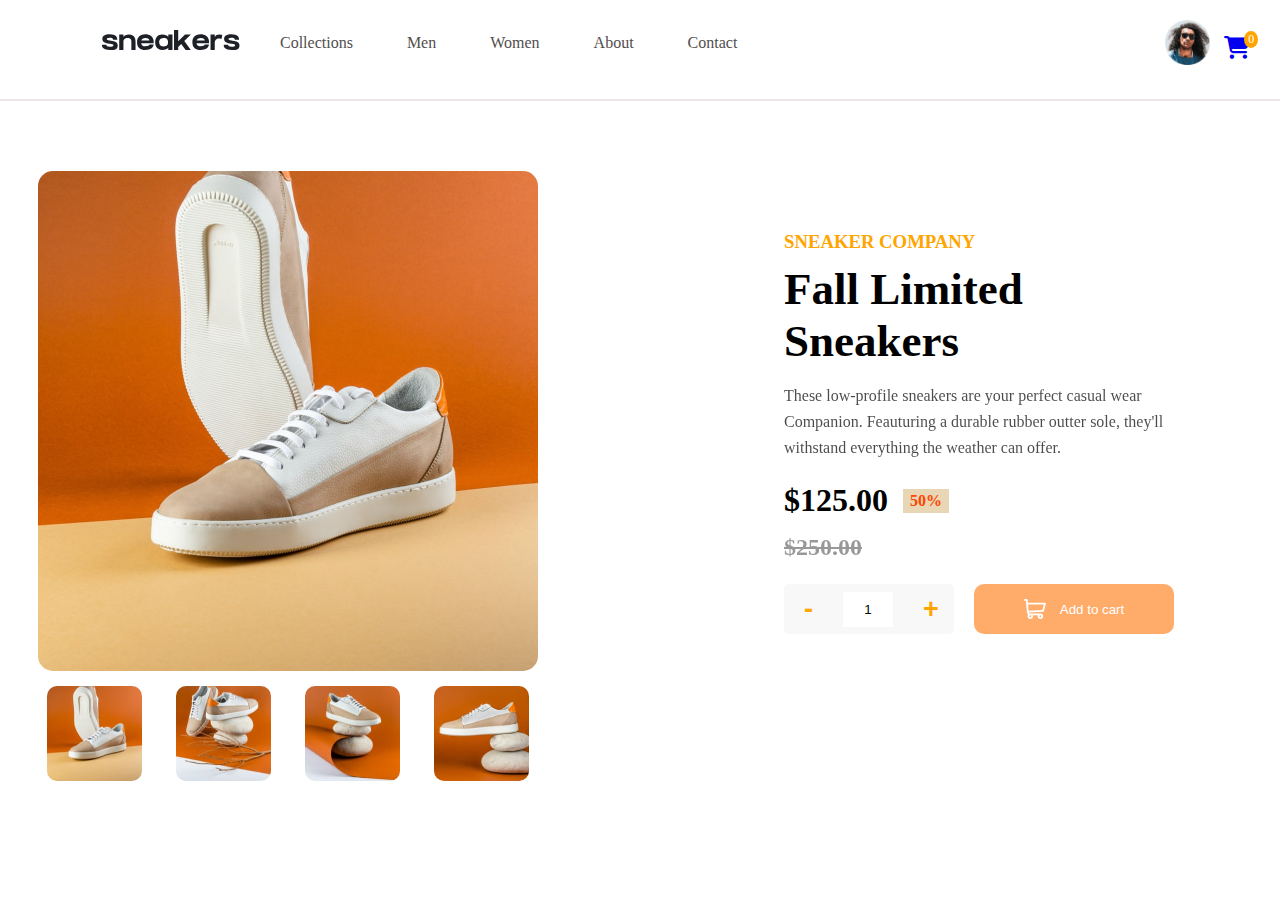
<file: index.html>
<!DOCTYPE html>
<html lang="en">

<head>
    <meta charset="UTF-8">
    <meta name="viewport" content="width=device-width, initial-scale=1.0">
    <title>E-commerce Product Page</title>
    <link rel="stylesheet" href="https://cdnjs.cloudflare.com/ajax/libs/font-awesome/6.5.2/css/all.min.css">
    <link rel="stylesheet" href="./E-com.css">
</head>

<body>

    <header>
        <nav class="navbar">
            <ul class="sidebar">
                <div onclick="hideSidebar()"><a href="#"><svg xmlns="http://www.w3.org/2000/svg" height="24"
                            viewBox="0 -960 960 960" width="24">
                            <path
                                d="m256-200-56-56 224-224-224-224 56-56 224 224 224-224 56 56-224 224 224 224-56 56-224-224-224 224Z" />
                        </svg></a></div>
                <li class="hideOnMobile"><a href="#">Collections</a></li>
                <li class="hideOnMobile"><a href="#">Men</a></li>
                <li class="hideOnMobile"><a href="#">Women</a></li>
                <li class="hideOnMobile"><a href="#">About</a></li>
                <li class="hideOnMobile"><a href="#">Contact</a></li>
            </ul>
            <div class="left">
                <div class="menu-botton" onclick="showSidebar()">
                    <svg width="16" height="15" xmlns="http://www.w3.org/2000/svg">
                        <path d="M16 12v3H0v-3h16Zm0-6v3H0V6h16Zm0-6v3H0V0h16Z" fill="#69707D" fill-rule="evenodd" />
                    </svg>
                </div>
                <h2 class="Sneakers"><svg width="138" height="20" xmlns="http://www.w3.org/2000/svg">
                        <path
                            d="M8.217 20c4.761 0 7.519-.753 7.519-4.606 0-3.4-3.38-4.172-6.66-4.682l-.56-.085-.279-.041-.35-.053c-2.7-.405-3.18-.788-3.18-1.471 0-.478.49-1.331 2.843-1.331 2.455 0 3.493.647 3.493 1.87v.134h4.281v-.133c0-2.389-1.35-5.238-7.774-5.238-5.952 0-7.201 2.584-7.201 4.752 0 3.097 2.763 4.086 7.223 4.675.21.028.433.054.659.081 1.669.197 3.172.42 3.172 1.585 0 1.01-1.615 1.222-3.298 1.222-2.797 0-3.784-.593-3.784-1.92v-.134H.002L0 14.926v.317c.008.79.118 1.913 1.057 2.862C2.303 19.362 4.712 20 8.217 20Zm13.21 0v-7.49c0-2.104.547-4.423 4.176-4.423 3.915 0 3.778 2.777 3.768 4.042V20h4.18v-7.768c0-2.264-.176-7.766-6.732-7.766-2.778 0-4.192.911-5.195 2.28h-.197V4.467H17.22V20h4.207Zm21.959 0c5.094 0 7.787-2.07 8.217-5.405H47.53c-.386 1.02-1.63 1.72-4.143 1.72-2.721 0-3.962-1.03-4.25-3.106h12.527c.24-2.13-.029-5.417-3.026-7.44v.005c-1.312-.915-3.056-1.465-5.251-1.465-5.24 0-8.336 2.772-8.336 7.845 0 5.17 3.02 7.846 8.336 7.846Zm4.099-9.574h-8.188c.486-1.574 1.764-2.431 4.089-2.431 2.994 0 3.755 1.267 4.099 2.431ZM70.499 20V4.457H66.29V6.74h-.176c-1.053-1.377-2.809-2.283-5.677-2.283-6.433 0-7.225 5.293-7.253 7.635v.137c0 2.092.732 7.771 7.241 7.771 2.914 0 4.684-.818 5.734-2.169h.131V20H70.5Zm-8.854-3.623c-3.996 0-4.447-3.032-4.447-4.148 0-1.21.426-4.148 4.455-4.148 3.631 0 4.374 2.044 4.374 4.148 0 2.35-.742 4.148-4.382 4.148ZM88.826 20l-6.529-9.045 6.588-6.488h-5.827l-6.836 6.756V0h-4.187v19.954h4.187V16.94l3.02-2.976L83.6 20h5.226Zm9.9 0c5.094 0 7.786-2.07 8.217-5.405h-4.074c-.387 1.02-1.63 1.72-4.143 1.72-2.721 0-3.962-1.03-4.25-3.106h12.527c.24-2.13-.029-5.417-3.026-7.44v.005c-1.312-.915-3.057-1.465-5.251-1.465-5.24 0-8.336 2.772-8.336 7.845 0 5.17 3.02 7.846 8.336 7.846Zm4.098-9.574h-8.187c.485-1.574 1.763-2.431 4.089-2.431 2.994 0 3.755 1.267 4.098 2.431ZM112.76 20v-6.97c0-2.103.931-4.542 4.05-4.542 1.33 0 2.393.236 2.785.346l.67-3.976c-.728-.16-1.626-.392-2.757-.392-2.665 0-3.622.794-4.486 2.282h-.262V4.466h-4.21V20h4.21Zm17.221 0c4.761 0 7.519-.753 7.519-4.606 0-3.4-3.38-4.172-6.66-4.682l-.56-.085-.279-.041-.349-.053c-2.701-.405-3.181-.788-3.181-1.471 0-.478.49-1.331 2.843-1.331 2.455 0 3.493.647 3.493 1.87v.134h4.282v-.133c0-2.389-1.35-5.238-7.775-5.238-5.952 0-7.201 2.584-7.201 4.752 0 3.097 2.763 4.086 7.224 4.675.21.028.432.054.658.081 1.669.197 3.172.42 3.172 1.585 0 1.01-1.615 1.222-3.298 1.222-2.796 0-3.784-.593-3.784-1.92v-.134h-4.319l-.001.301v.317c.008.79.117 1.913 1.056 2.862 1.246 1.257 3.655 1.895 7.16 1.895Z"
                            fill="#1D2026" fill-rule="nonzero" />
                    </svg></h2>
                <ul>
                    <li><a href="#" onclick="setActive(this)">Collections</a></li>
                    <li><a href="#" onclick="setActive(this)">Men</a></li>
                    <li><a href="#" onclick="setActive(this)">Women</a></li>
                    <li><a href="#" onclick="setActive(this)">About</a></li>
                    <li><a href="#" onclick="setActive(this)">Contact</a></li>
                </ul>
            </div>
            <div class="right">
                <div class="Shopping-cart">
                    <div class="cart-container">
                        <a href="#"><i class="fa fa-shopping-cart cart-icon" id="cart-icon" aria-hidden="true"></i></a>
                        <span class="cart-count" id="cart-count">0</span>
                    </div>
                    <div class="img-dropdown hidden" id="img-dropdown">
                        <h4 class="cart-text">Cart</h4>
                        <div class="line3"></div>
                        <div class="cart-items" id="cart-items">
                            <div id="empty-cart" class="hidd">Your cart is empty.</div>
                        </div>

                        <div id="cart-filled" class="hidden">
                            <div class="cart1">Cart</div>
                            <div class="line3"></div>
                            <div class="cart-item">
                                <img src="./ecommerce-product-page-main/images/image-product-1.jpg" alt="Product">
                                <div class="cart-item-details">
                                    <p>Fall Limited Edition Sneakers</p>
                                    <p>$125.00 x <span id="cart-item-quantity">3</span> <strong>$<span
                                                id="cart-item-total">375.00</span></strong></p>
                                </div>
                                <img src="./delete_20dp_FILL0_wght400_GRAD0_opsz20 (1).png" alt="Remove"
                                    class="remove-item" id="remove-item">
                            </div>
                            <button id="checkout" class="checkout">Checkout</button>
                        </div>
                    </div>
                </div>
            </div>
            <div class="avatImg">
                <a href="#"><img src="./ecommerce-product-page-main/images/image-avatar.png" alt="" width="45px"
                        id="avat-img"></a>
            </div>
        </nav>
        <div class="line2"></div>
        <div class="line" id="line"></div>
    </header>

    <div class="container">
        <div class="rightSide">
            <div class="product-image">
                <img class="main-image" id="main-image" src="./ecommerce-product-page-main/images/image-product-1.jpg"
                    alt="product-image">
            </div>
            <div class="thumbnails">
                <img src="./ecommerce-product-page-main/images/image-product-1-thumbnail.jpg"
                    data-full="./ecommerce-product-page-main/images/image-product-1.jpg" width="20px" alt=""
                    onclick="changeImage(this)" class="thumbnail">
                <img src="./ecommerce-product-page-main/images/image-product-2-thumbnail.jpg"
                    data-full="./ecommerce-product-page-main/images/image-product-2.jpg" alt=""
                    onclick="changeImage(this)" class="thumbnail">
                <img src="./ecommerce-product-page-main/images/image-product-3-thumbnail.jpg"
                    data-full="./ecommerce-product-page-main/images/image-product-3.jpg" alt=""
                    onclick="changeImage(this)" class="thumbnail">
                <img src="./ecommerce-product-page-main/images/image-product-4-thumbnail.jpg"
                    data-full="./ecommerce-product-page-main/images/image-product-4.jpg" alt=""
                    onclick="changeImage(this)" class="thumbnail">
            </div>
        </div>
        <div class="leftSide">
            <div class="left-cont">
                <h3 class="sneaks">SNEAKER COMPANY</h3>
                <div class="text">
                    <h1 class="text1">Fall Limited</h1>
                    <h1 class="text2">Sneakers</h1>
                </div>
                <div class="para">
                    <p class="para1">These low-profile sneakers are your perfect casual wear</p>
                    <p class="para2">Companion. Feauturing a durable rubber outter sole, they'll</p>
                    <p class="para3">withstand everything the weather can offer.</p>
                </div>

                <div class="figure">
                    <h1 class="fig1">$125.00</h1>
                    <p class="fig2">50%</p>
                </div>
                <div class="fig3">
                    <h2 class="fig4">$250.00</h2>
                </div>
            </div>
            <div class="quantity-wrapper">
                <div class="quantity">
                    <button class="decrease" id="decrease">-</button>
                    <input type="text" id="quantity" value="1">
                    <button class="increase" id="increase">+</button>
                </div>
                <button class="btn" id="add-to-cart">
                    <svg width="22" class="cart-btn" height="20" xmlns="http://www.w3.org/2000/svg">
                        <path
                            d="M20.925 3.641H3.863L3.61.816A.896.896 0 0 0 2.717 0H.897a.896.896 0 1 0 0 1.792h1l1.031 11.483c.073.828.52 1.726 1.291 2.336C2.83 17.385 4.099 20 6.359 20c1.875 0 3.197-1.87 2.554-3.642h4.905c-.642 1.77.677 3.642 2.555 3.642a2.72 2.72 0 0 0 2.717-2.717 2.72 2.72 0 0 0-2.717-2.717H6.365c-.681 0-1.274-.41-1.53-1.009l14.321-.842a.896.896 0 0 0 .817-.677l1.821-7.283a.897.897 0 0 0-.87-1.114ZM6.358 18.208a.926.926 0 0 1 0-1.85.926.926 0 0 1 0 1.85Zm10.015 0a.926.926 0 0 1 0-1.85.926.926 0 0 1 0 1.85Zm2.021-7.243-13.8.81-.57-6.341h15.753l-1.383 5.53Z"
                            fill="#69707D" fill-rule="nonzero" />
                    </svg>
                    <!-- <img src="./ecommerce-product-page-main/images/icon-cart.svg" class="cart-btn" id="second-icon"
                        alt=""> -->
                    Add to cart
                </button>
            </div>
        </div>
    </div>
    <div id="lightbox" class="hidden">
        <span id="close-lightbox">&times;</span>
        <img class="lightbox-content" id="lightbox-image" src="./ecommerce-product-page-main/images/image-product-1.jpg"
            alt="Product Image">
        <div class="lightbox-thumbnails">
            <img src="./ecommerce-product-page-main/images/image-product-1-thumbnail.jpg" alt="Thumbnail"
                class="lightbox-thumbnail active" data-full="./ecommerce-product-page-main/images/image-product-1.jpg">
            <img src="./ecommerce-product-page-main/images/image-product-2-thumbnail.jpg" alt="Thumbnail"
                class="lightbox-thumbnail" data-full="./ecommerce-product-page-main/images/image-product-2.jpg">
            <img src="./ecommerce-product-page-main/images/image-product-3-thumbnail.jpg" alt="Thumbnail"
                class="lightbox-thumbnail" data-full="./ecommerce-product-page-main/images/image-product-3.jpg">
            <img src="./ecommerce-product-page-main/images/image-product-4-thumbnail.jpg" alt="Thumbnail"
                class="lightbox-thumbnail" data-full="./ecommerce-product-page-main/images/image-product-4.jpg">
        </div>
    </div>
    </div>
    <script src="./E-com.js"></script>
</body>

</html>
</file>
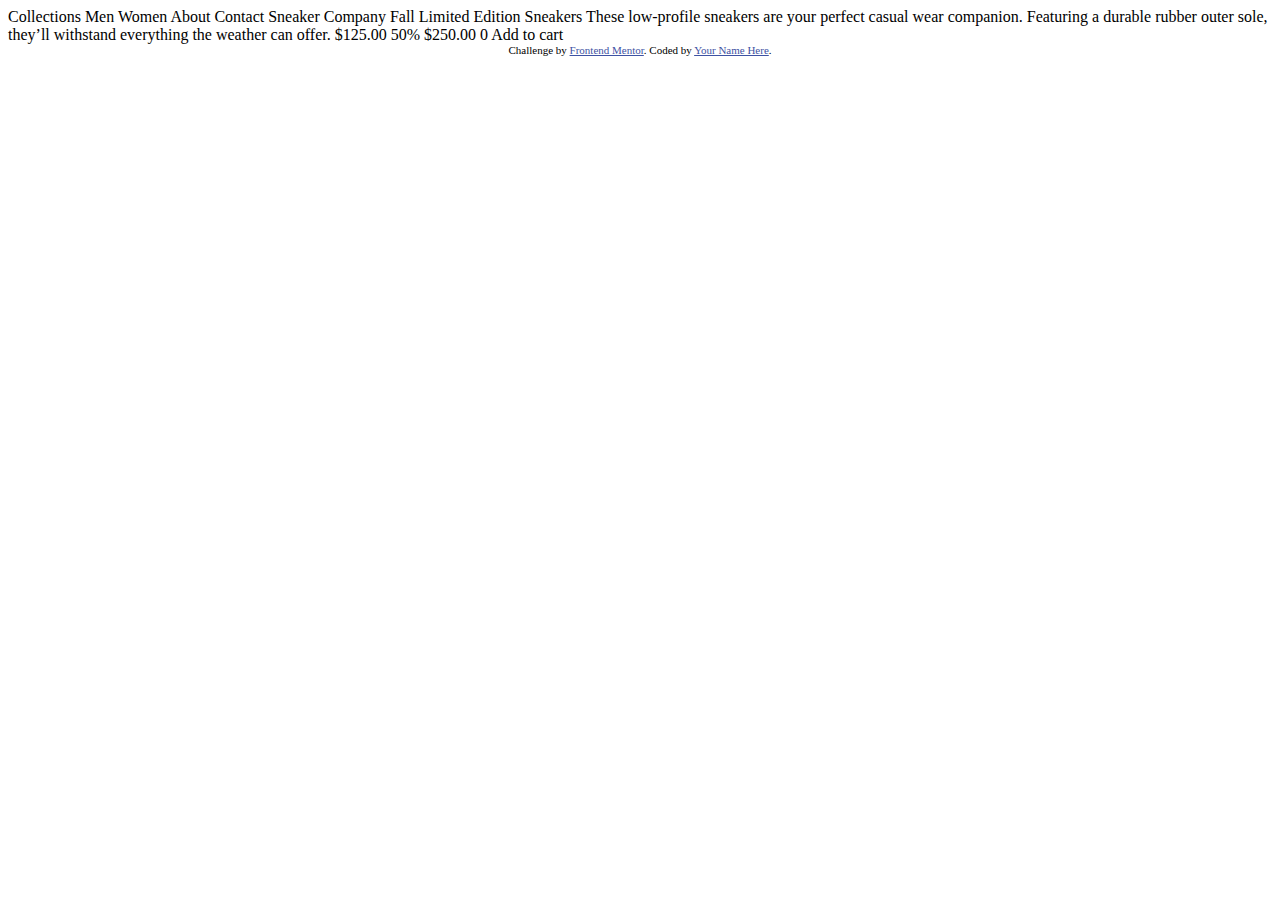
<file: ecommerce-product-page-main/index.html>
<!DOCTYPE html>
<html lang="en">
<head>
  <meta charset="UTF-8">
  <meta name="viewport" content="width=device-width, initial-scale=1.0"> <!-- displays site properly based on user's device -->

  <link rel="icon" type="image/png" sizes="32x32" href="./images/favicon-32x32.png">
  
  <title>Frontend Mentor | E-commerce product page</title>

  <!-- Feel free to remove these styles or customise in your own stylesheet 👍 -->
  <style>
    .attribution { font-size: 11px; text-align: center; }
    .attribution a { color: hsl(228, 45%, 44%); }
  </style>
</head>
<body>

  Collections
  Men
  Women
  About
  Contact

  Sneaker Company

  Fall Limited Edition Sneakers

  These low-profile sneakers are your perfect casual wear companion. Featuring a 
  durable rubber outer sole, they’ll withstand everything the weather can offer.

  $125.00
  50%
  $250.00

  0
  Add to cart
  
  <div class="attribution">
    Challenge by <a href="https://www.frontendmentor.io?ref=challenge" target="_blank">Frontend Mentor</a>. 
    Coded by <a href="#">Your Name Here</a>.
  </div>
</body>
</html>
</file>
<file: E-com.css>
* {
    margin: 0;
    padding: 0;
    box-sizing: border-box;
    list-style-type: none;
    text-decoration: none;
}


body {
    background-color: white;
    font-family: Heebo, "sans-serif";
    min-height: 100vh;
}

.navbar {
    display: flex;
    width: 100%;
    height: 70px;
    justify-content: space-between;
    padding: 0 70px;
}

nav ul li {
    display: inline-block;
    padding: 0 10px;
    margin-top: 15px;
    margin-left: 10px;
}

nav ul li a {
    color: rgb(81, 78, 78);
    padding-left: 20px;
}

nav ul li a:hover {
    color: orange;
    transition: 0.5s;
}



.left {
    display: flex;
    justify-content: space-between;
    align-items: center;
    margin-left: 20px;
}

.Sneakers {
    padding-left: 12px;
    margin-top: 15px;
}

div.right {
    display: flex;
    align-items: center;
}

.cart-container {
    position: relative;
}

.fa-shopping-cart {
    position: absolute;
    top: 1px;
    right: -335px;
    font-size: 23px;
}

.cart-count {
    position: absolute;
    color: white;
    top: -4px;
    left: 310px;
    background-color: orange;
    border-radius: 50%;
    padding: 1px 4px;
    margin-left: 19px;
    font-size: 12px;

}

.avatImg img {
    margin-top: 20px;
    margin-left: 82px;
}


.avatImg img:hover {
    border: 3px solid orange;
    border-radius: 50px;

}

#img-dropdown {
    width: 310px;
    height: 220px;
    position: absolute;
    background-color: white;
    z-index: 1;
    margin-top: 70px;
    top: 0;
    right: 0;
    margin-left: 70px;
    text-align: center;
    box-shadow: 0 0 10px rgba(0, 0, 0, 0.1);
}

.img-dropdown.visble {
    display: block;
}


#cart-filled {
    width: 320px;
    height: 220px;
    background-color: white;
    margin-top: 180px;
    box-shadow: 0 0 10px rgba(0, 0, 0, 0.1);
    border-radius: 10px;
    padding: 20px;
    position: absolute;
    top: 0;
    right: 10px;
    margin-top: 0px;
    z-index: 1;
}

.cart-text {
    margin-right: 170px;
    padding: 7px 10px;
}

.cart-btn {
    filter: invert(100%) brightness(200%);
    margin-right: 14px;
}

.cart-items {
    margin-top: 20px;
    max-height: 200px;
    /* Limit the height */
    overflow-y: auto;
}

.cart-item {
    display: flex;
    gap: 20px;
    align-items: center;
}


.checkout {
    width: 280px;
    padding: 10px;
    margin-top: 15px;
    cursor: pointer;
    background-color: rgb(215, 111, 55);
    color: white;
    border: none;
    outline: none;
    border-radius: 5px;
}

.cart1 {
    font-weight: bold;
}

.remove-item {
    transform: scale(0.4);
}

.cart-item img {
    width: 50px;
    height: 50px;
    border-radius: 5px;
}

.cart-item .item-details {
    flex-grow: 1;
    padding-left: 10px;
}

.cart-item .item-details p {
    margin: 0;
}

.cart-item .item-details .item-price {
    color: orange;
}

.cart-item .remove-item {
    cursor: pointer;
    color: red;
    font-size: 14px;
}


.line3 {
    width: 290px;
    border: 1px solid gray;
    opacity: 0.1;
    margin-top: 20px;
    margin-bottom: 5px;
}

#empty-cart {
    margin-top: 60px;
    opacity: 0.7;
    text-align: center;
}

.hidden {
    display: none;
}

.active {
    border: 2px solid orange;
}





.line2 {
    width: 100%;
    height: 2px;
    background-color: rgb(219, 205, 205);
    margin-top: 29px;
    opacity: 0.5;
}

.sidebar {
    position: fixed;
    width: 250px;
    height: 100vh;
    background-color: white;
    backdrop-filter: blur(10px);
    top: 0;
    left: 0;
    transition: all 0.5s ease;
    z-index: 999;
    display: none;
    align-items: flex-start;
    flex-direction: column;
    justify-content: flex-start;
}

.sidebar li {
    width: 100%;
}

.sidebar li a {
    color: black;
    width: 100%;
    margin-top: 10px;
}

.container {
    display: flex;
    flex-direction: row;
    justify-content: space-between;
    margin-top: 70px;
}

.rightSide {
    display: flex;
    flex-direction: column;
    height: 600px;
    width: 45%;

}

.leftSide {
    display: flex;
    flex-direction: column;
    height: 600px;
    width: 45%;
    /* margin-left: 180px; */
    padding: 60px 20px;
}

.left-cont {
    margin-left: 60px;
}

.sneaks {
    color: orange;

}

.text {
    margin-top: 10px;
}

.text1 {
    font-size: 45px;
    font-weight: 900;
}

.text2 {
    font-size: 45px;
    font-weight: 900;
}

.para {
    margin-top: 20px;
    opacity: 0.7;
}

.para1 {
    margin-top: 8px;
}

.para2 {
    margin-top: 8px;
}

.para3 {
    margin-top: 8px;
}

.figure {
    display: flex;
    flex-direction: row;
    margin-top: 25px;
    align-items: center;
}


.fig2 {
    margin-left: 15px;
    color: orangered;
    font-weight: bold;
    background-color: rgb(232, 214, 181);
    padding: 3px 7px;
}

.fig3 {
    margin-top: 15px;
    opacity: 0.4;
    text-decoration: line-through;
}

.quantity {
    display: flex;
    align-items: center;
    background-color: rgb(248, 248, 248);
    width: 170px;
    height: 50px;
    margin-left: 60px;
    border-radius: 5px;

}

#quantity {
    width: 50px;
    text-align: center;
}

.quantity button {
    padding: 20px;
    text-align: center;
    background-color: transparent;
    cursor: pointer;
    border: none;
}

.quantity input {
    width: 50px;
    text-align: center;
    margin: 0 10px;
    padding: 10px;
    border: none;
}

.decrease {
    color: orange;
    font-size: 27px;
    font-weight: bold;
}

.increase {
    color: orange;
    font-size: 27px;
    font-weight: bold;
}


.quantity-wrapper {
    display: flex;
    margin-top: 23px;
}

#second-icon {
    margin: 18px;
    transform: scale(0.8);
}

.btn {
    display: flex;
    width: 200px;
    height: 50px;
    border-radius: 10px;
    background-color: rgb(255 172 106);
    border: none;
    text-align: center;
    justify-content: center;
    align-items: center;
    margin-left: 20px;
    color: white;
}



.product-image {
    display: flex;
    flex-direction: column;
    margin: auto;
}


.main-image {
    width: 100%;
    width: 500px;
    display: flex;
    height: auto;
    border-radius: 15px;
}

.main-image:hover {
    border: 3px solid orangered;
}

.thumbnails {
    display: flex;
    /* width: 50%; */
    justify-content: space-between;
    margin: auto;
    margin-top: 15px;


}

.thumbnails img {
    width: 95px;
    height: 95px;
    margin: 0 17px;
    border-radius: 10px;
}

.thumbnail {
    width: 50px;
    height: 50px;
    margin: 0 5px;
    cursor: pointer;
}

.thumbnails img:hover {
    border: 5px solid orange;

}

.thumbnails img.active {
    background-color: white;
}

.thumbnail.clicked {
    border: 2px solid #28a745;
}

.cart {
    margin-top: 20px;
}

.cart-items li {
    margin-bottom: 10px;
}

#lightbox {
    position: fixed;
    top: 0;
    left: 0;
    width: 100%;
    height: 100%;
    background-color: rgba(0, 0, 0, 0.8);
    display: flex;
    justify-content: center;
    align-items: center;
    z-index: 999;
}


#lightbox-image {
    margin-top: 1%;
    max-width: 60%;
    max-height: 60%;
    border-radius: 10px;
    margin-left: 130px;

}

#lightbox-image:hover {
    border: 3px solid orangered;
}

.lightbox-thumbnails {
    cursor: pointer;
    display: flex;
    gap: 10px;
    margin-top: 640px;
    position: absolute;
    bottom: 0;
    margin-left: 140px;
}



.lightbox-thumbnails img {
    width: 70px;
    height: 70px;
    margin: 10px;
    margin-bottom: 40px;
    border-radius: 10px;
}

.lightbox-thumbnails img:hover {
    border: 4px solid rgb(211, 56, 4);
}

.lightbox-thumbnails.active {
    border: 2px solid #fff;
}

#close-lightbox {
    position: absolute;
    top: 20px;
    right: 20px;
    color: white;
    font-size: 30px;
    cursor: pointer;
    border: 2px solid orange;
    border-radius: 50px;
}

#cart-filled.hidden,
#empty-cart.hidden,
#lightbox.hidden {
    display: none;
}

.menu-botton {
    display: none;

}

@media(max-width: 1250px) {
    .navbar {
        padding: 0 30px;

    }

    .rightSide {
        padding-left: 0 40px;
        margin-left: 20px;
        width: 45%;
    }

    /* body {
        background-color: blue;
    } */

    .thumbnails {
        padding-left: 0 40px;
    }

}

@media(max-width: 1100px) {
    .navbar {
        padding: 0 30px;

    }

    .rightSide {
        padding-left: 0 40px;
        margin-left: 25px;
        width: 45%;
    }
}

@media(max-width: 969px) {
    .navbar {
        padding: 0 30px;

    }

    .rightSide {
        padding-left: 0 40px;
        margin-left: 25px;
        width: 35%;
    }

    .main-image {
        width: 400px;
    }

    .thumbnails img {
        width: 75px;
        height: 75px;
        margin: 0 12px;
        border-radius: 10px;
    }
}




@media(max-width: 769px) {
    .sidebar li a {
        display: flex;
    }

    .menu-botton {
        display: block;
        margin-right: 20px;

    }

    .menu-botton:hover {
        color: orange;
    }

    ul li a {
        display: none;
    }

    .container {
        flex-direction: column;
    }

    .rightSide {
        display: flex;
        flex-direction: column;
        height: 600px;
        width: 100%;
    }

    .leftSide {
        display: flex;
        height: 600px;
        width: 100%;
        /* background-color: grey; */
    }

    .sneaks {
        margin: auto;
        margin-left: 250px;
    }

    .text {
        margin: auto;
    }

    .para {
        margin: auto;
    }

    .figure {
        margin: auto;
    }

    .fig3 {
        margin: auto;
    }

    .count-section {
        margin: auto;
    }

    .main-image {
        width: 400px;
    }

    .thumbnails img {
        width: 75px;
        height: 75px;
        margin: 0 12px;
        border-radius: 10px;
    }

}

@media(max-width:500px) {
    .product-image {
        width: 100%;
        margin-left: 35px;

    }

    .thumbnails {
        width: 100%;
        max-width: 250px;
        margin-left: 20px;
        margin-top: -30px;
    }

    .sneaks {
        margin-left: 50px;
    }

    .para {
        margin-left: 14px;

    }

    @media(max-width: 400px) {
        .navbar {
            width: 100%
        }


        .main-image {
            width: 360px;
        }

        .product-image {
            margin-top: 25px;
        }
    }

    .thumbnails {
        display: flex;
    }

    .thumbnails img {
        width: 60px;
        height: 60px;
        margin: 8px;
        margin-top: -20px;
        border-radius: 10px;
        margin-right: 40px;
    }

    .sneaks {
        margin: auto;
        margin-top: -45px
    }

    .text {
        margin: auto;

    }

    .para {
        margin: auto;
        /* margin-left: 45px; */
    }

    .figure {
        margin: auto;
    }

    .fig3 {
        margin: auto;
    }

    .count-section {
        margin: auto;
    }

    .fa-shopping-cart {
        margin-right: 270px;
    }

    .cart-count {
        margin-left: -260px;
    }

    .menu-botton {
        margin-top: 17px;
    }

    #lightbox-image {
        margin: auto;
        width: 100%;
        max-width: 400px;

    }

    .lightbox-thumbnails {
        margin: auto;
        margin-bottom: 40px;
    }

}
</file>
